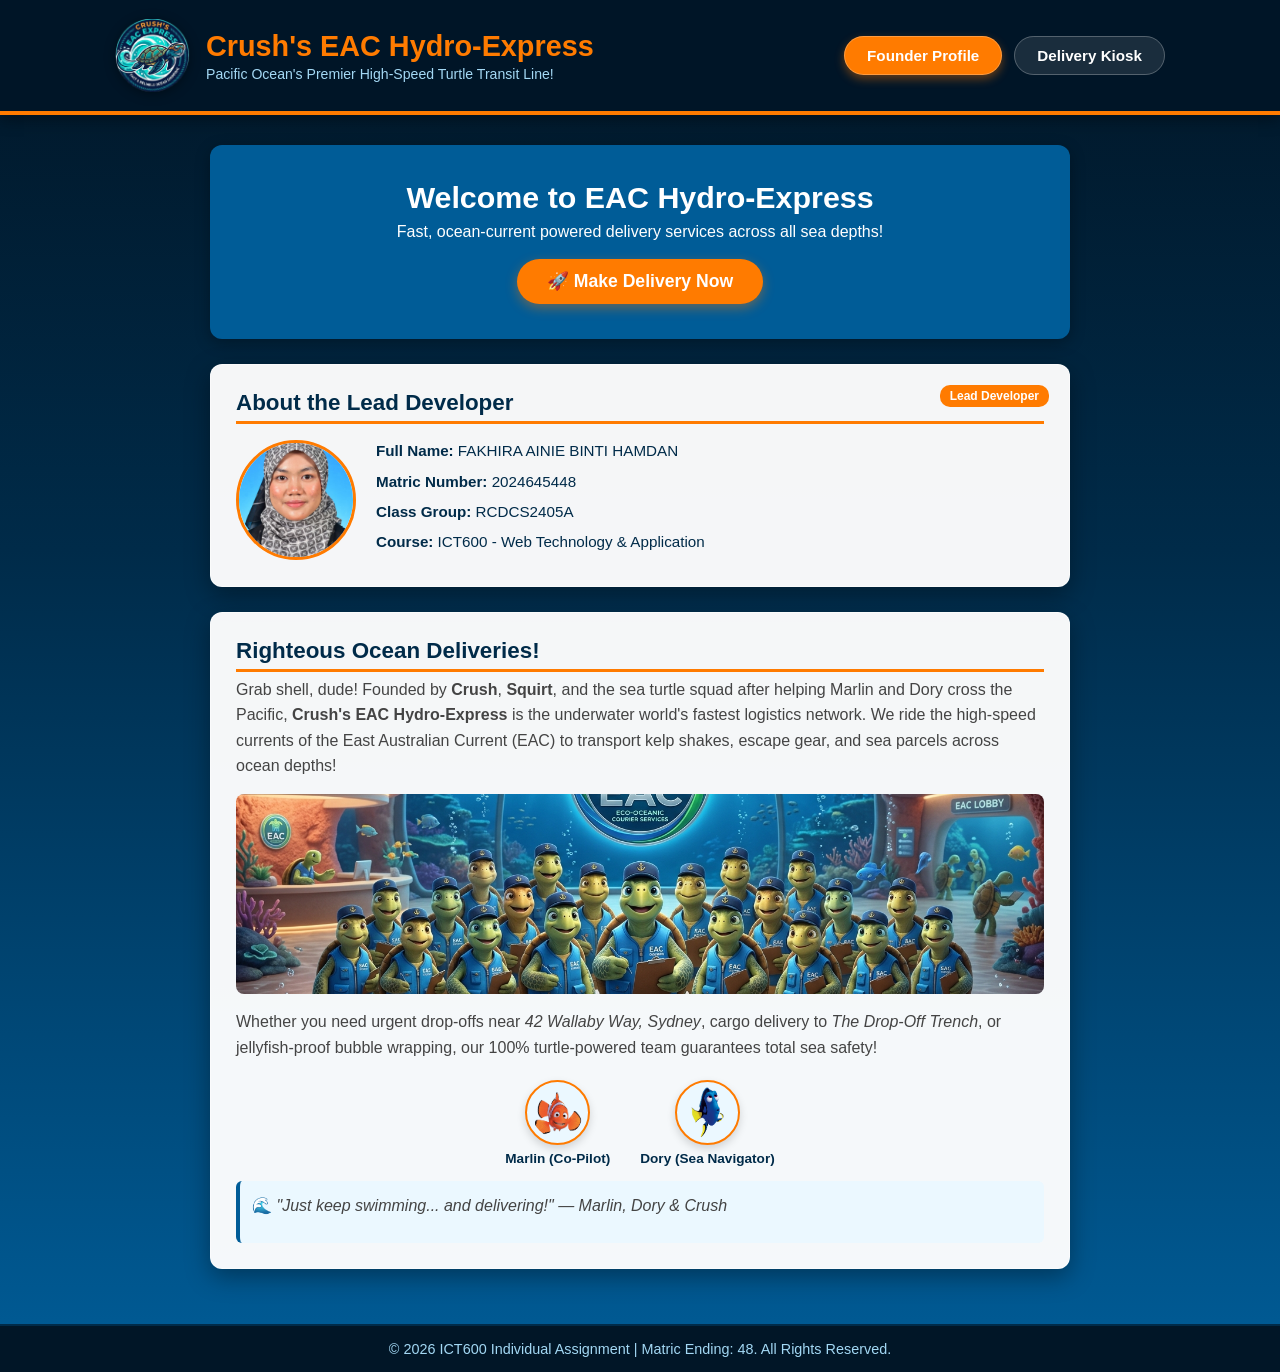
<file: index.html>
<!DOCTYPE html>
<html lang="en">
<head>
    <meta charset="UTF-8">
    <meta name="viewport" content="width=device-width, initial-scale=1.0">
    <title>Crush's EAC Express - Founder Profile</title>
    <!-- External CSS Stylesheet -->
    <link rel="stylesheet" href="css/style.css">
</head>
<body>

    <!-- Header Navigation Bar -->
    <header>
        <div class="header-container">
            <div class="logo-area">
                <img src="images/logo.png" alt="EAC Express Logo" class="header-logo">
                <div class="brand-text">
                    <h1>Crush's EAC Hydro-Express</h1>
                    <p>Pacific Ocean's Premier High-Speed Turtle Transit Line!</p>
                </div>
            </div>
            <nav class="top-right-nav">
                <ul>
                    <li><a href="index.html" class="active">Founder Profile</a></li>
                    <li><a href="kiosk.html">Delivery Kiosk</a></li>
                </ul>
            </nav>
        </div>
    </header>

    <!-- Main Content Container -->
    <main class="main-container">
        <!-- Hero Welcome Banner -->
        <section id="hero" class="hero-section text-center">
            <h2>Welcome to EAC Hydro-Express</h2>
            <p>Fast, ocean-current powered delivery services across all sea depths!</p>
            <div class="hero-cta-container">
                <a href="kiosk.html" class="btn-hero-cta">🚀 Make Delivery Now</a>
            </div>
        </section>

        <!-- Developer Profile Section -->
        <section class="card profile-card">
            <span class="card-badge">Lead Developer</span>
            <h2>About the Lead Developer</h2>
            <div class="profile-container">
                <div class="image-frame">
                    <img src="images/founder.jpg" alt="Developer Photo" class="profile-img">
                </div>
                <div class="profile-info">
                    <p><strong>Full Name:</strong> FAKHIRA AINIE BINTI HAMDAN</p>
                    <p><strong>Matric Number:</strong> 2024645448</p>
                    <p><strong>Class Group:</strong> RCDCS2405A</p>
                    <p><strong>Course:</strong> ICT600 - Web Technology & Application</p>
                </div>
            </div>
        </section>

        <!-- Business Pitch & Story Section -->
        <section class="card pitch-card">
            <h2>Righteous Ocean Deliveries!</h2>
            <p>
                Grab shell, dude! Founded by <strong>Crush</strong>, <strong>Squirt</strong>, and the sea turtle squad after helping Marlin and Dory cross the Pacific, 
                <strong>Crush's EAC Hydro-Express</strong> is the underwater world's fastest logistics network. We ride the high-speed currents of the 
                East Australian Current (EAC) to transport kelp shakes, escape gear, and sea parcels across ocean depths!
            </p>
            
            <div class="banner-container">
                <img src="images/team-banner.jpg" alt="Crush and Squirt EAC Express Team" class="story-banner">
            </div>

            <p>
                Whether you need urgent drop-offs near <em>42 Wallaby Way, Sydney</em>, cargo delivery to <em>The Drop-Off Trench</em>, or jellyfish-proof bubble wrapping, 
                our 100% turtle-powered team guarantees total sea safety!
            </p>
            
            <div class="character-avatars">
                <div class="avatar-box">
                    <img src="images/marlin.png" alt="Marlin character graphic" class="character-img">
                    <span>Marlin (Co-Pilot)</span>
                </div>
                <div class="avatar-box">
                    <img src="images/dory.png" alt="Dory character graphic" class="character-img">
                    <span>Dory (Sea Navigator)</span>
                </div>
            </div>

            <div class="movie-banner">
                <p>🌊 <em>"Just keep swimming... and delivering!" — Marlin, Dory & Crush</em></p>
            </div>
        </section>
    </main>

    <!-- Page Footer -->
    <footer>
        <p>&copy; 2026 ICT600 Individual Assignment | Matric Ending: 48. All Rights Reserved.</p>
    </footer>

    <!-- External JavaScript File -->
    <script src="js/script.js"></script>
</body>
</html>
</file>
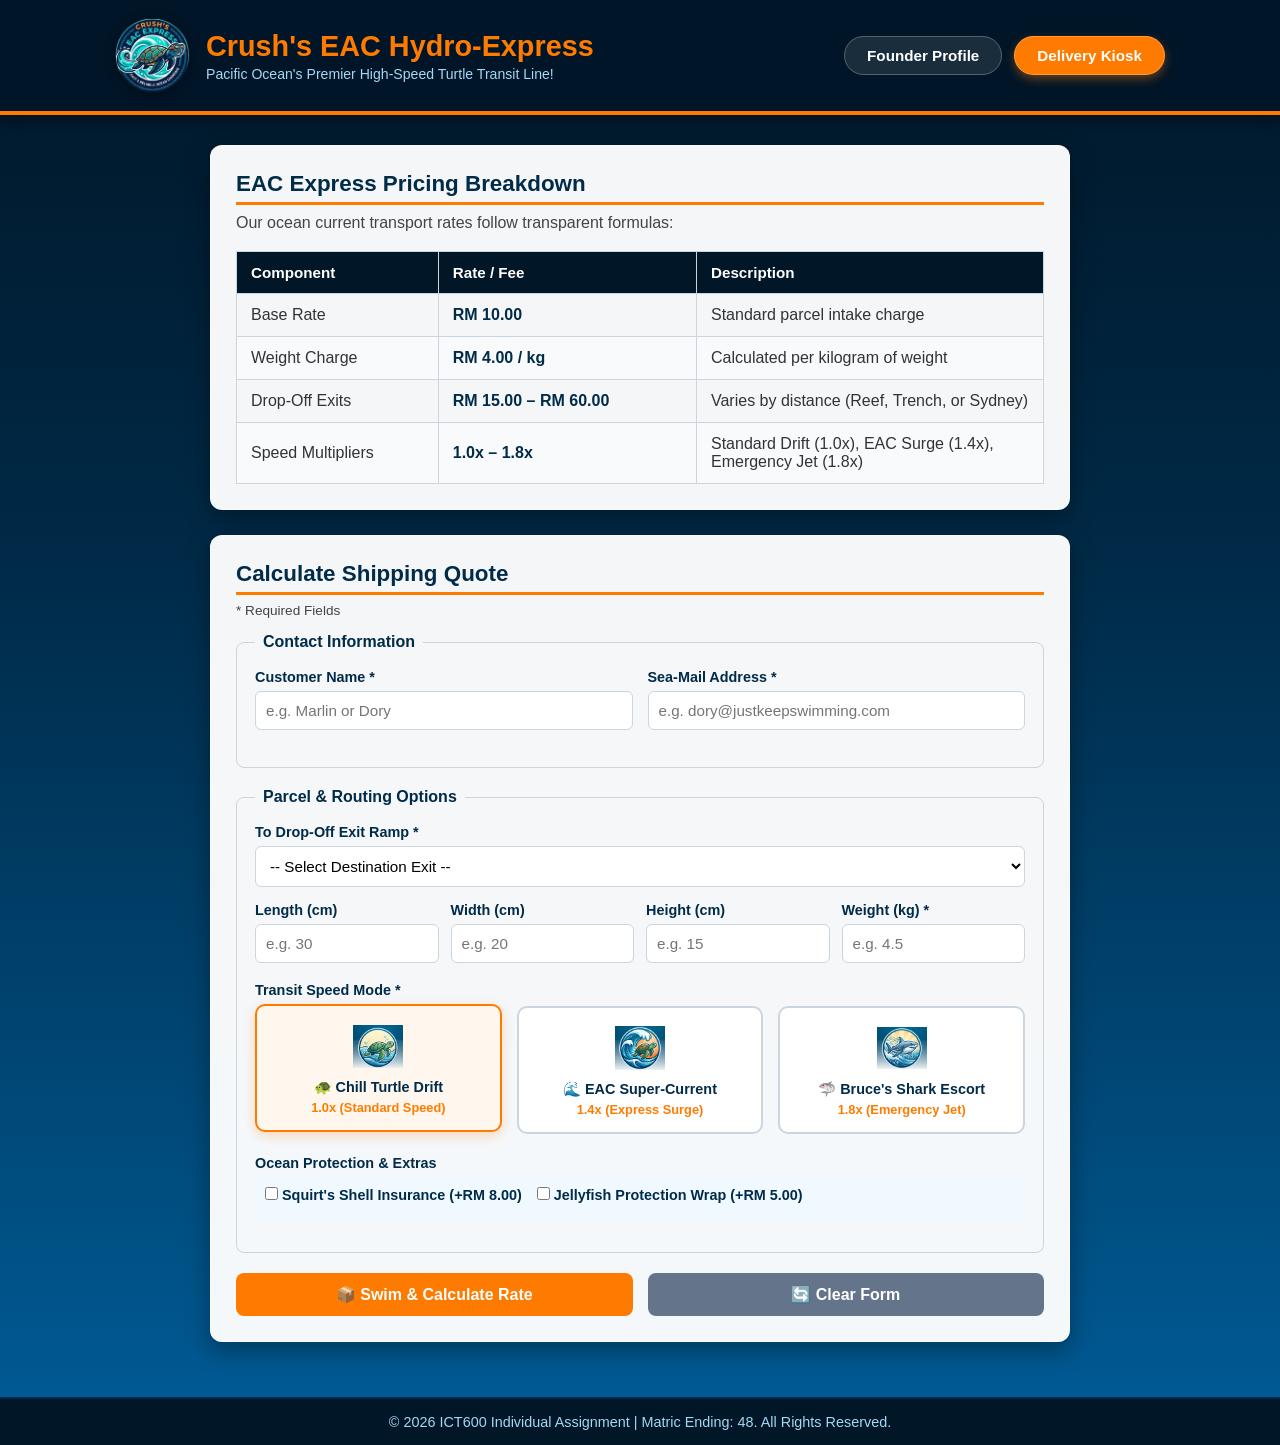
<file: kiosk.html>
<!DOCTYPE html>
<html lang="en">
<head>
    <meta charset="UTF-8">
    <meta name="viewport" content="width=device-width, initial-scale=1.0">
    <title>Crush's EAC Express - Delivery Kiosk</title>
    <!-- External CSS Stylesheet -->
    <link rel="stylesheet" href="css/style.css">
</head>
<body>

    <!-- Header Navigation Bar -->
    <header id="kiosk-top">
        <div class="header-container">
            <div class="logo-area">
                <img src="images/logo.png" alt="EAC Express Logo" class="header-logo">
                <div class="brand-text">
                    <h1>Crush's EAC Hydro-Express</h1>
                    <p>Pacific Ocean's Premier High-Speed Turtle Transit Line!</p>
                </div>
            </div>
            <nav class="top-right-nav">
                <ul>
                    <li><a href="index.html">Founder Profile</a></li>
                    <li><a href="kiosk.html" class="active">Delivery Kiosk</a></li>
                </ul>
            </nav>
        </div>
    </header>

    <!-- Main Content Container -->
    <main class="main-container">
        <!-- Rates Breakdown Table Section -->
        <section class="card info-card">
            <h2>EAC Express Pricing Breakdown</h2>
            <p>Our ocean current transport rates follow transparent formulas:</p>
            
            <table class="rates-table">
                <thead>
                    <tr>
                        <th class="col-component">Component</th>
                        <th class="col-rate">Rate / Fee</th>
                        <th class="col-desc">Description</th>
                    </tr>
                </thead>
                <tbody>
                    <tr>
                        <td>Base Rate</td>
                        <td class="rate-cell">RM 10.00</td>
                        <td>Standard parcel intake charge</td>
                    </tr>
                    <tr>
                        <td>Weight Charge</td>
                        <td class="rate-cell">RM 4.00 / kg</td>
                        <td>Calculated per kilogram of weight</td>
                    </tr>
                    <tr>
                        <td>Drop-Off Exits</td>
                        <td class="rate-cell">RM 15.00 – RM 60.00</td>
                        <td>Varies by distance (Reef, Trench, or Sydney)</td>
                    </tr>
                    <tr>
                        <td>Speed Multipliers</td>
                        <td class="rate-cell">1.0x – 1.8x</td>
                        <td>Standard Drift (1.0x), EAC Surge (1.4x), Emergency Jet (1.8x)</td>
                    </tr>
                </tbody>
            </table>
        </section>

        <!-- Kiosk Form Section -->
        <section class="card form-card">
            <h2>Calculate Shipping Quote</h2>
            <p class="form-subtext">* Required Fields</p>
            
            <form id="expressForm" onsubmit="return calculateFee()">
                <fieldset>
                    <legend>Contact Information</legend>
                    <div class="form-row-2col">
                        <div class="form-group">
                            <label for="custName">Customer Name *</label>
                            <input type="text" id="custName" placeholder="e.g. Marlin or Dory">
                            <div id="nameError" class="error-msg"></div>
                        </div>

                        <div class="form-group">
                            <label for="custEmail">Sea-Mail Address *</label>
                            <input type="text" id="custEmail" placeholder="e.g. dory@justkeepswimming.com">
                            <div id="emailError" class="error-msg"></div>
                        </div>
                    </div>
                </fieldset>

                <fieldset class="mt-4">
                    <legend>Parcel & Routing Options</legend>

                    <div class="form-group">
                        <label for="destination">To Drop-Off Exit Ramp *</label>
                        <select id="destination">
                            <option value="">-- Select Destination Exit --</option>
                            <option value="15">Great Barrier Reef Nursery (Shallow Zone - RM 15.00)</option>
                            <option value="35">The Drop-Off / Bermuda Trench (Deep Water - RM 35.00)</option>
                            <option value="60">42 Wallaby Way, Sydney Harbor (Dentist Bay - RM 60.00)</option>
                        </select>
                        <div id="destError" class="error-msg"></div>
                    </div>

                    <div class="form-row-4col">
                        <div class="form-group">
                            <label for="parcelLength">Length (cm)</label>
                            <input type="number" id="parcelLength" placeholder="e.g. 30" min="1">
                        </div>
                        <div class="form-group">
                            <label for="parcelWidth">Width (cm)</label>
                            <input type="number" id="parcelWidth" placeholder="e.g. 20" min="1">
                        </div>
                        <div class="form-group">
                            <label for="parcelHeight">Height (cm)</label>
                            <input type="number" id="parcelHeight" placeholder="e.g. 15" min="1">
                        </div>
                        <div class="form-group">
                            <label for="cargoWeight">Weight (kg) *</label>
                            <input type="number" id="cargoWeight" step="0.1" placeholder="e.g. 4.5">
                            <div id="weightError" class="error-msg"></div>
                        </div>
                    </div>

                    <!-- Visual Radio Cards for Transit Speed Mode -->
                    <div class="form-group">
                        <label>Transit Speed Mode *</label>
                        <div class="speed-cards-grid">
                            <label class="speed-card">
                                <input type="radio" name="speed" value="1.0" checked>
                                <div class="card-content">
                                    <img src="images/turtle-speed.png" alt="Chill Turtle Drift" class="speed-card-img">
                                    <span class="speed-title">🐢 Chill Turtle Drift</span>
                                    <span class="speed-rate">1.0x (Standard Speed)</span>
                                </div>
                            </label>

                            <label class="speed-card">
                                <input type="radio" name="speed" value="1.4">
                                <div class="card-content">
                                    <img src="images/current-speed.png" alt="EAC Super-Current" class="speed-card-img">
                                    <span class="speed-title">🌊 EAC Super-Current</span>
                                    <span class="speed-rate">1.4x (Express Surge)</span>
                                </div>
                            </label>

                            <label class="speed-card">
                                <input type="radio" name="speed" value="1.8">
                                <div class="card-content">
                                    <img src="images/shark-speed.png" alt="Bruce's Shark Escort" class="speed-card-img">
                                    <span class="speed-title">🦈 Bruce's Shark Escort</span>
                                    <span class="speed-rate">1.8x (Emergency Jet)</span>
                                </div>
                            </label>
                        </div>
                    </div>

                    <div class="form-group">
                        <label>Ocean Protection & Extras</label>
                        <div class="checkbox-group">
                            <label><input type="checkbox" id="insurance" value="8.00"> Squirt's Shell Insurance (+RM 8.00)</label>
                            <label><input type="checkbox" id="shield" value="5.00"> Jellyfish Protection Wrap (+RM 5.00)</label>
                        </div>
                    </div>
                </fieldset>

                <div class="button-group">
                    <button type="submit" class="btn-calc">📦 Swim & Calculate Rate</button>
                    <button type="reset" class="btn-reset" onclick="resetFormResults()">🔄 Clear Form</button>
                </div>
            </form>

            <div id="ticketOutput" class="result-box" style="display: none;"></div>
        </section>
    </main>

    <!-- Page Footer -->
    <footer>
        <p>&copy; 2026 ICT600 Individual Assignment | Matric Ending: 48. All Rights Reserved.</p>
    </footer>

    <!-- External JavaScript File -->
    <script src="js/script.js"></script>
</body>
</html>
</file>
<file: css/style.css>
/* Reset & Base Typography */
* {
    margin: 0;
    padding: 0;
    box-sizing: border-box;
    font-family: 'Segoe UI', Tahoma, Geneva, Verdana, sans-serif;
}

/* Background & Body Layout */
body {
    background: linear-gradient(180deg, #011627 0%, #002B49 40%, #005C97 100%);
    color: #333333;
    min-height: 100vh;
    display: flex;
    flex-direction: column;
}

/* Header & Top Navigation Bar */
header {
    background-color: rgba(1, 22, 39, 0.95);
    color: #ffffff;
    padding: 18px 30px;
    border-bottom: 4px solid #FF7B00;
    box-shadow: 0 4px 15px rgba(0, 0, 0, 0.4);
}

.header-container {
    max-width: 1050px;
    margin: 0 auto;
    display: flex;
    align-items: center;
    justify-content: space-between;
    gap: 20px;
}

/* Logo & Brand Title Container */
.logo-area {
    display: flex;
    align-items: center;
    gap: 16px;
    text-align: left;
}

.header-logo {
    width: 75px;
    height: 75px;
    object-fit: contain;
    filter: drop-shadow(0 2px 6px rgba(0, 0, 0, 0.4));
}

.brand-text h1 {
    font-size: 1.8rem;
    color: #FF7B00;
    line-height: 1.2;
}

.brand-text p {
    font-size: 0.88rem;
    color: #A3D8F4;
    margin-top: 3px;
}

/* Top-Right Navigation Menu */
.top-right-nav ul {
    list-style: none;
    display: flex;
    gap: 12px;
}

.top-right-nav ul li a {
    color: #ffffff;
    text-decoration: none;
    font-weight: bold;
    padding: 10px 22px;
    border-radius: 25px;
    background: rgba(255, 255, 255, 0.1);
    border: 1px solid rgba(255, 255, 255, 0.25);
    transition: all 0.3s ease;
    font-size: 0.95rem;
}

.top-right-nav ul li a:hover, 
.top-right-nav ul li a.active {
    background: #FF7B00;
    color: #ffffff;
    box-shadow: 0 4px 10px rgba(255, 123, 0, 0.4);
}

/* Main Layout Container */
.main-container {
    max-width: 900px;
    margin: 30px auto;
    padding: 0 20px;
    flex-grow: 1;
}

/* Hero Banner & Call-To-Action Button */
.hero-section {
    background: #005C97;
    color: #ffffff;
    padding: 2.2rem 1.5rem;
    border-radius: 12px;
    margin-bottom: 25px;
    text-align: center;
    box-shadow: 0 4px 15px rgba(0, 0, 0, 0.3);
}

.hero-section h2 {
    font-size: 1.9rem;
    margin-bottom: 8px;
}

.hero-cta-container {
    margin-top: 18px;
}

.btn-hero-cta {
    display: inline-block;
    background: #FF7B00;
    color: #ffffff;
    font-weight: bold;
    font-size: 1.1rem;
    padding: 12px 30px;
    border-radius: 30px;
    text-decoration: none;
    box-shadow: 0 4px 12px rgba(255, 123, 0, 0.4);
    transition: transform 0.2s, background 0.2s;
}

.btn-hero-cta:hover {
    background: #E06C00;
    transform: translateY(-2px);
}

/* Translucent Content Cards */
.card {
    background: rgba(255, 255, 255, 0.96);
    padding: 25px;
    border-radius: 12px;
    margin-bottom: 25px;
    box-shadow: 0 8px 25px rgba(0, 0, 0, 0.35);
    border: 1px solid rgba(255, 255, 255, 0.5);
    position: relative;
}

.card h2 {
    color: #002B49;
    font-size: 1.4rem;
    margin-bottom: 5px;
    border-bottom: 3px solid #FF7B00;
    padding-bottom: 5px;
}

.form-subtext {
    font-size: 0.85rem;
    color: #64748B;
    margin-bottom: 15px;
}

.card p {
    line-height: 1.6;
    color: #444444;
    margin-bottom: 12px;
}

.card-badge {
    position: absolute;
    top: 20px;
    right: 20px;
    background: #FF7B00;
    color: #ffffff;
    font-size: 0.75rem;
    font-weight: bold;
    padding: 4px 10px;
    border-radius: 10px;
}

/* Developer Profile Styling */
.profile-container {
    display: flex;
    gap: 20px;
    align-items: center;
    margin-top: 15px;
}

.image-frame {
    width: 120px;
    height: 120px;
    border-radius: 50%;
    border: 3px solid #FF7B00;
    overflow: hidden;
    flex-shrink: 0;
}

.profile-img {
    width: 100%;
    height: 100%;
    object-fit: cover;
}

.profile-info p {
    font-size: 0.95rem;
    margin-bottom: 6px;
    color: #002B49;
}

/* Story Section Banner & Avatars */
.banner-container {
    width: 100%;
    margin: 15px 0;
    border-radius: 8px;
    overflow: hidden;
}

.story-banner {
    width: 100%;
    max-height: 200px;
    object-fit: cover;
    display: block;
}

.character-avatars {
    display: flex;
    justify-content: center;
    gap: 30px;
    margin: 20px 0 10px 0;
}

.avatar-box {
    display: flex;
    flex-direction: column;
    align-items: center;
    gap: 6px;
    font-size: 0.85rem;
    font-weight: bold;
    color: #002B49;
}

.character-img {
    width: 65px;
    height: 65px;
    object-fit: contain;
    border-radius: 50%;
    background: #EBF8FF;
    border: 2px solid #FF7B00;
    padding: 5px;
    box-shadow: 0 4px 8px rgba(0, 0, 0, 0.15);
}

.movie-banner {
    margin-top: 15px;
    padding: 12px;
    background: #EBF8FF;
    border-left: 4px solid #005C97;
    border-radius: 6px;
}

/* Pricing Rates Table Component */
.rates-table {
    width: 100%;
    border-collapse: collapse;
    margin-top: 15px;
    table-layout: auto;
}

.rates-table th, .rates-table td {
    border: 1px solid #CBD5E0;
    padding: 12px 14px;
    text-align: left;
    vertical-align: middle;
}

.rates-table th {
    background-color: #011627;
    color: #ffffff;
    font-size: 0.95rem;
}

.col-component { width: 25%; }
.col-rate { width: 32%; }
.col-desc { width: 43%; }

.rate-cell {
    white-space: nowrap;
    font-weight: 600;
    color: #002B49;
}

.rates-table tr:nth-child(even) {
    background-color: #F8FAFC;
}

/* Forms & Input Layouts */
fieldset {
    border: 1px solid #CBD5E0;
    padding: 18px;
    border-radius: 8px;
    margin-bottom: 20px;
}

legend {
    padding: 0 8px;
    font-weight: bold;
    color: #002B49;
}

.form-group {
    margin-bottom: 15px;
}

.form-group label {
    display: block;
    font-weight: bold;
    margin-bottom: 6px;
    color: #002B49;
    font-size: 0.9rem;
}

.form-group input[type="text"], 
.form-group input[type="number"], 
.form-group select {
    width: 100%;
    padding: 10px;
    border: 1px solid #CBD5E0;
    border-radius: 6px;
    font-size: 0.95rem;
    background: #ffffff;
}

.form-group input:focus, .form-group select:focus {
    outline: none;
    border-color: #FF7B00;
    box-shadow: 0 0 5px rgba(255, 123, 0, 0.3);
}

/* UPS-Style Multi-Column Grids */
.form-row-2col {
    display: grid;
    grid-template-columns: 1fr 1fr;
    gap: 15px;
}

.form-row-4col {
    display: grid;
    grid-template-columns: 1fr 1fr 1fr 1fr;
    gap: 12px;
}

/* Interactive Radio Cards Grid (Transit Speed Selection) */
.speed-cards-grid {
    display: grid;
    grid-template-columns: repeat(3, 1fr);
    gap: 15px;
    margin-top: 8px;
}

.speed-card {
    position: relative;
    cursor: pointer;
}

.speed-card input[type="radio"] {
    position: absolute;
    opacity: 0;
    width: 0;
    height: 0;
}

.speed-card .card-content {
    display: flex;
    flex-direction: column;
    align-items: center;
    text-align: center;
    padding: 15px 10px;
    background: #ffffff;
    border: 2px solid #CBD5E0;
    border-radius: 10px;
    transition: all 0.3s ease;
}

.speed-card-img {
    width: 50px;
    height: 50px;
    object-fit: contain;
    margin-bottom: 8px;
}

.speed-title {
    font-size: 0.9rem;
    font-weight: bold;
    color: #002B49;
    margin-bottom: 4px;
}

.speed-rate {
    font-size: 0.8rem;
    color: #FF7B00;
    font-weight: 600;
}

/* Active Selected State for Radio Card */
.speed-card input[type="radio"]:checked + .card-content {
    border-color: #FF7B00;
    background: #FFF7ED;
    box-shadow: 0 4px 12px rgba(255, 123, 0, 0.25);
    transform: translateY(-2px);
}

.speed-card:hover .card-content {
    border-color: #FF7B00;
}

/* Checkboxes Group */
.checkbox-group {
    display: flex;
    gap: 15px;
    flex-wrap: wrap;
    background: #F0F9FF;
    padding: 10px;
    border-radius: 6px;
}

.error-msg {
    color: #DC2626;
    font-size: 0.85rem;
    margin-top: 4px;
    font-weight: bold;
}

/* Form Action Buttons */
.button-group {
    display: flex;
    gap: 15px;
    margin-top: 20px;
}

button {
    flex: 1;
    padding: 12px;
    font-size: 1rem;
    font-weight: bold;
    border: none;
    border-radius: 8px;
    cursor: pointer;
}

.btn-calc {
    background: #FF7B00;
    color: white;
}

.btn-calc:hover {
    background: #E06C00;
}

.btn-reset {
    background: #64748B;
    color: white;
}

.btn-reset:hover {
    background: #475569;
}

/* Dynamic Result Display Ticket */
.result-box {
    background: #F0F9FF;
    border: 2px solid #005C97;
    border-radius: 10px;
    padding: 20px;
    margin-top: 25px;
}

.result-box h3 {
    color: #002B49;
    margin-bottom: 12px;
    border-bottom: 2px solid #FF7B00;
    padding-bottom: 4px;
}

.ticket-row {
    display: flex;
    justify-content: space-between;
    margin-bottom: 8px;
    border-bottom: 1px dashed #CBD5E0;
    padding-bottom: 4px;
}

.total-box {
    background: #FFE8D6;
    border: 2px solid #FF7B00;
    padding: 12px;
    border-radius: 8px;
    margin-top: 15px;
    text-align: center;
    font-size: 1.2rem;
    color: #002B49;
    font-weight: bold;
}

/* Footer */
footer {
    background-color: #011627;
    color: #A3D8F4;
    text-align: center;
    padding: 15px;
    font-size: 0.9rem;
    margin-top: auto;
    border-top: 2px solid #002B49;
}

/* Responsive Mobile Layout Adjustments */
@media (max-width: 768px) {
    .header-container {
        flex-direction: column;
        text-align: center;
    }
    .logo-area {
        flex-direction: column;
    }
    .form-row-2col, 
    .form-row-4col, 
    .speed-cards-grid {
        grid-template-columns: 1fr;
    }
    .profile-container {
        flex-direction: column;
        text-align: center;
    }
    .rate-cell {
        white-space: normal;
    }
}
</file>
